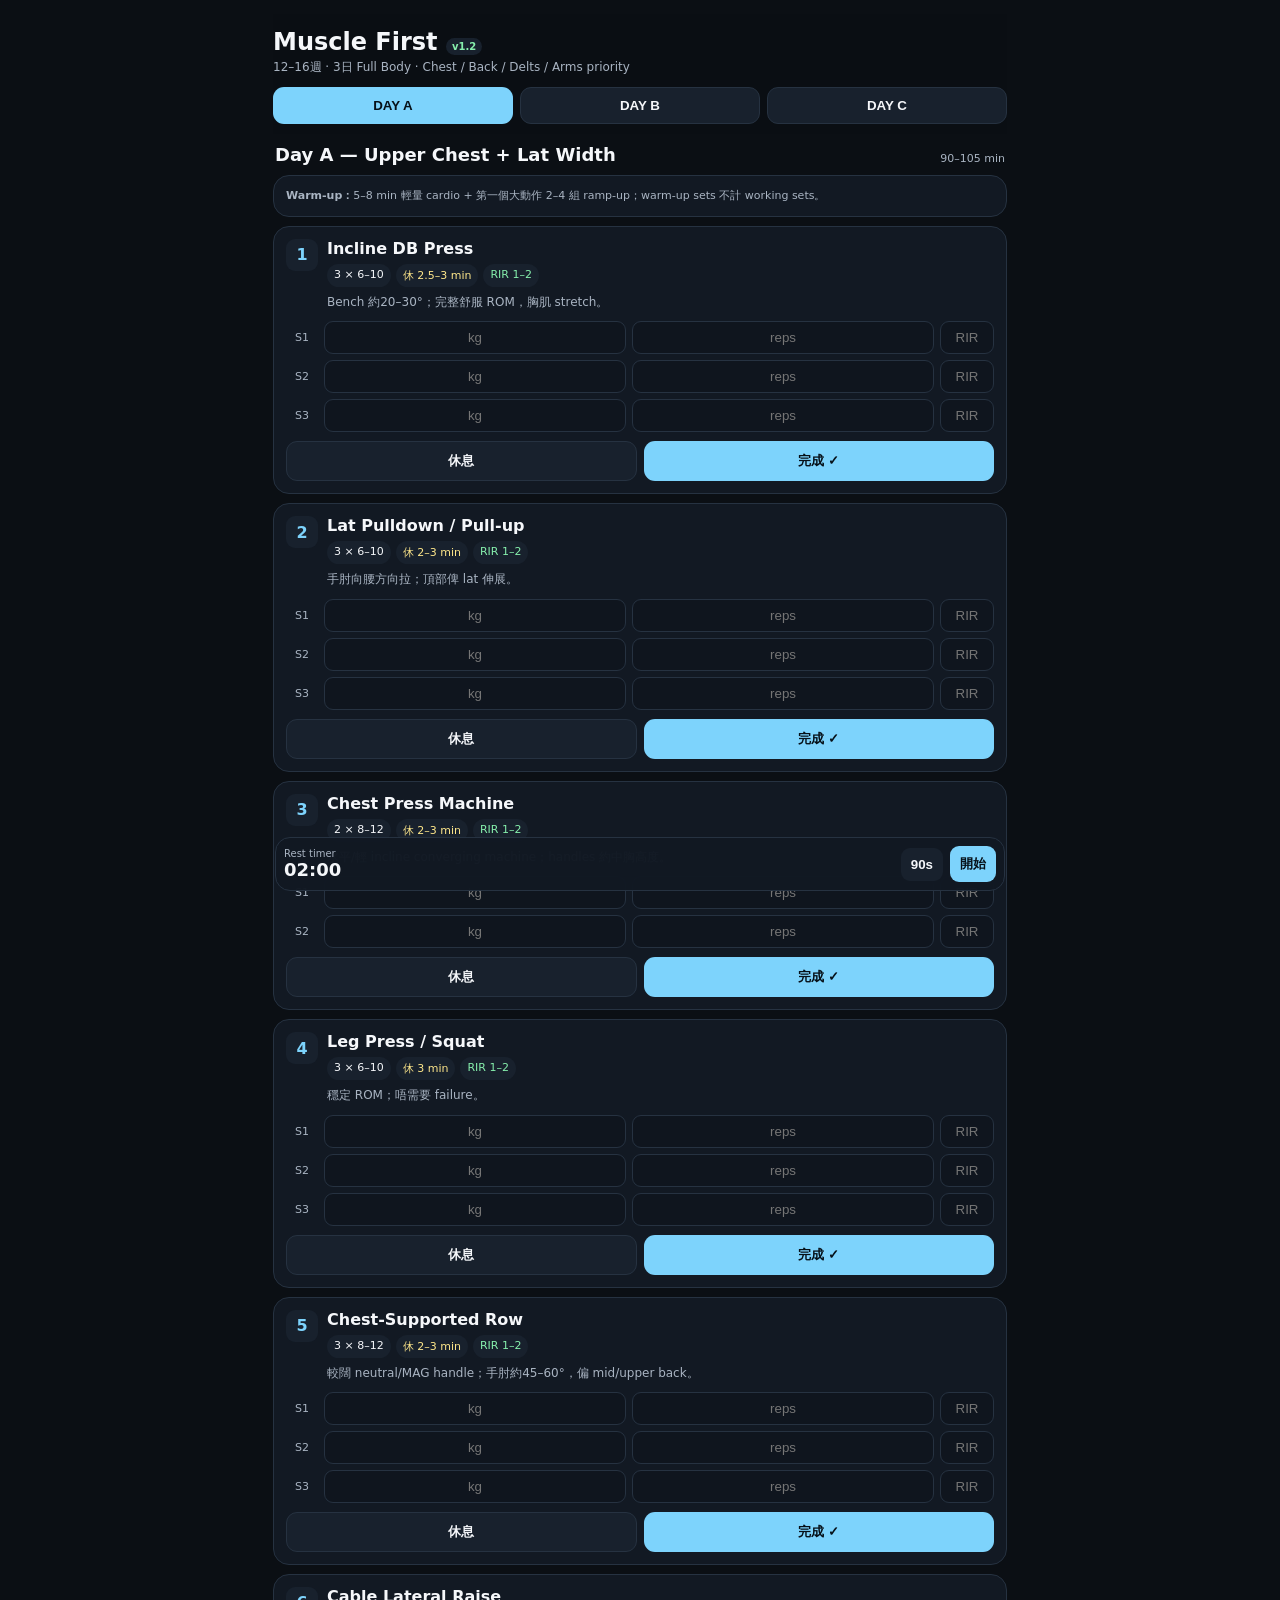
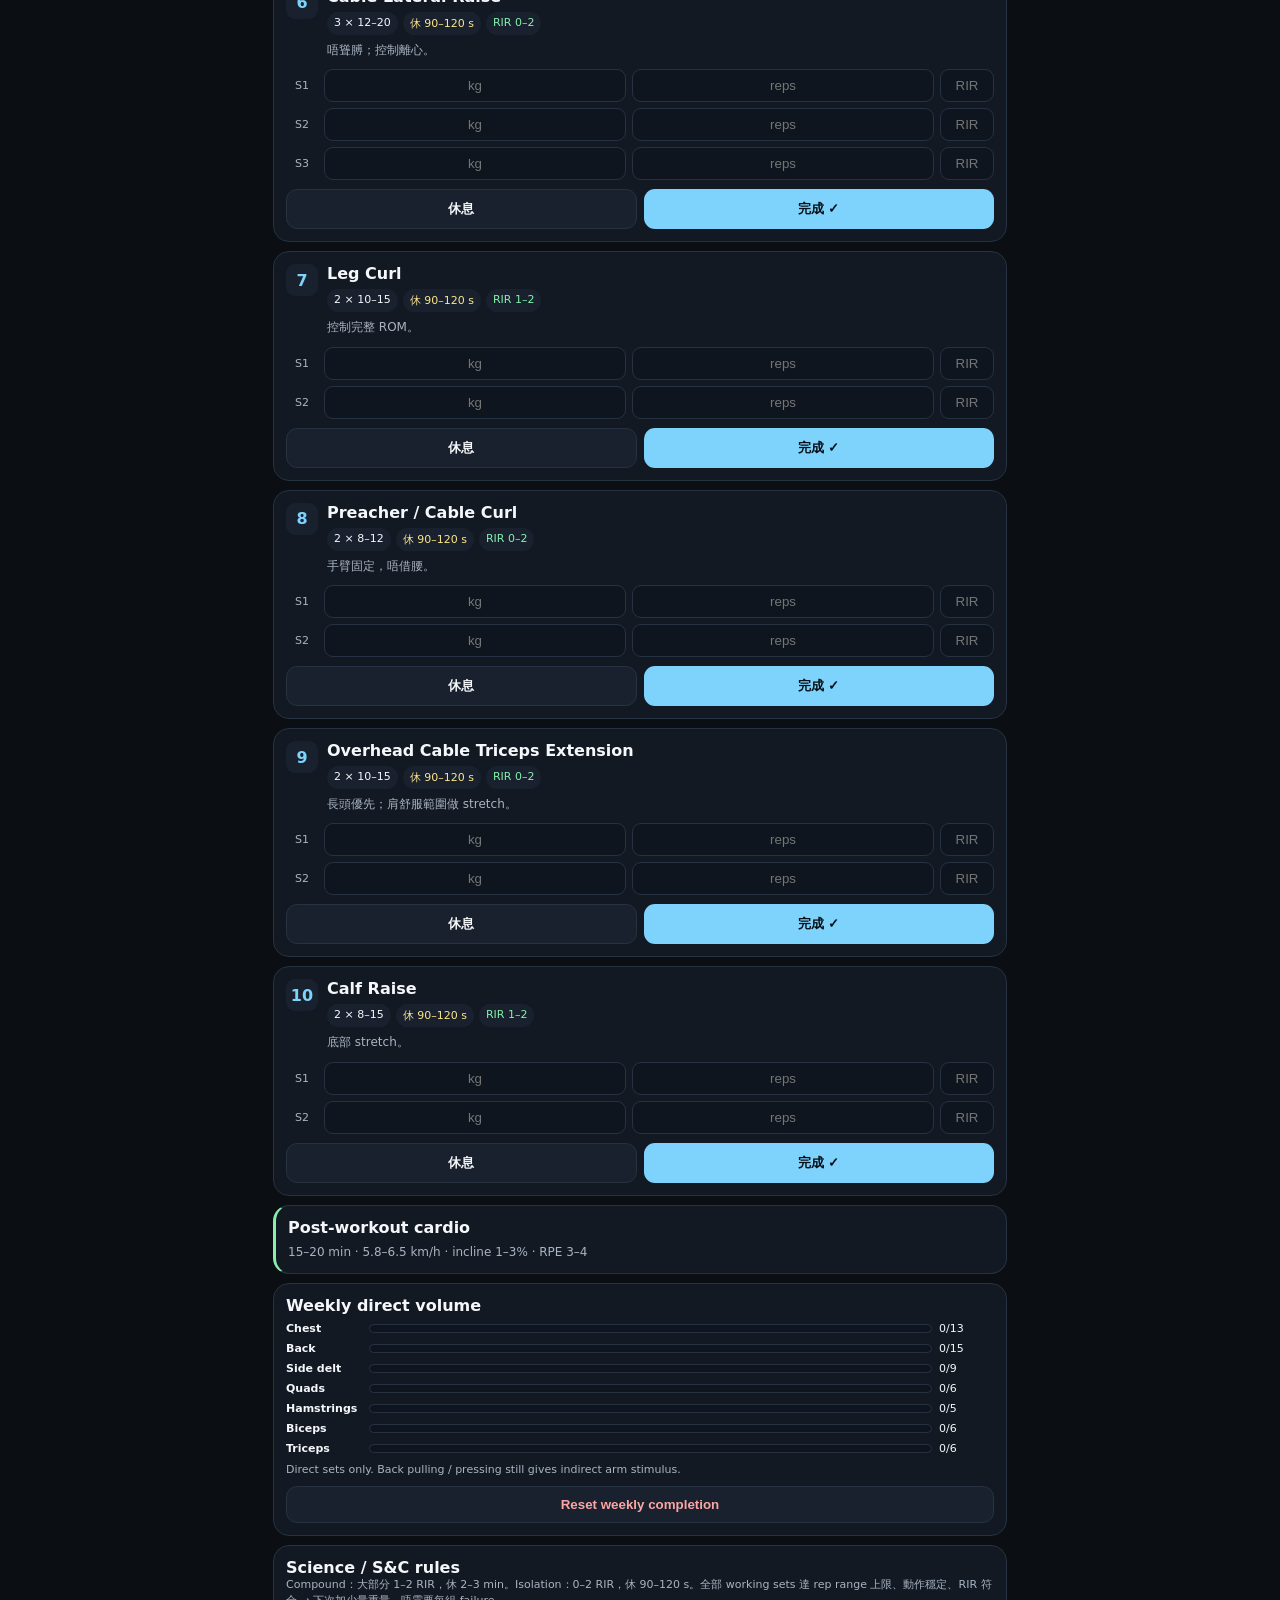
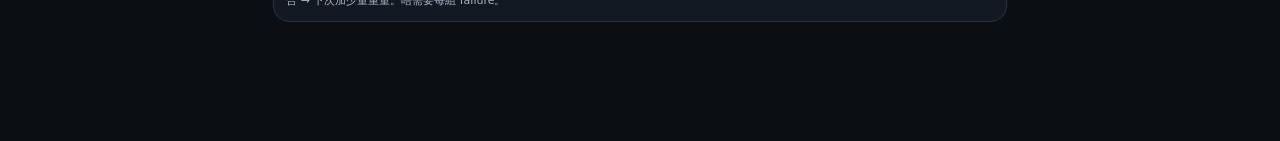
<file: app/src/main/assets/index.html>
<!doctype html><html lang="zh-HK"><head><meta charset="utf-8"><meta name="viewport" content="width=device-width,initial-scale=1,viewport-fit=cover,user-scalable=no"><title>Muscle First v1.2</title><style>
:root{--bg:#0b0f14;--p:#121923;--p2:#18212d;--l:#263241;--t:#f5f7fa;--m:#a9b4c2;--b:#7dd3fc;--g:#86efac;--y:#fde68a}*{box-sizing:border-box}body{margin:0;background:var(--bg);color:var(--t);font-family:system-ui,-apple-system,"Segoe UI","Noto Sans TC",sans-serif}.app{max-width:760px;margin:auto;padding:14px 13px 110px}.head{position:sticky;top:0;z-index:5;background:rgba(11,15,20,.97);padding:14px 0 10px}h1{font-size:24px;margin:0}.sub{color:var(--m);font-size:12px;margin-top:3px}.ver{font-size:10px;background:var(--p2);color:var(--g);padding:3px 6px;border-radius:99px}.tabs{display:grid;grid-template-columns:repeat(3,1fr);gap:7px;margin-top:11px}.tab,.btn{border:1px solid var(--l);background:var(--p2);color:var(--t);border-radius:11px;padding:10px;font-weight:800}.tab.on,.primary{background:var(--b)!important;color:#061018!important;border-color:transparent!important}.title{display:flex;justify-content:space-between;align-items:end;margin:10px 2px}.title h2{margin:0;font-size:18px}.tag{color:var(--m);font-size:11px}.card,.box{background:var(--p);border:1px solid var(--l);border-radius:16px;padding:12px;margin:9px 0}.row{display:flex;gap:9px}.num{width:32px;height:32px;display:grid;place-items:center;background:var(--p2);border-radius:9px;color:var(--b);font-weight:900;flex:0 0 32px}.name{font-weight:900}.pills{display:flex;flex-wrap:wrap;gap:5px;margin-top:6px}.pill{font-size:11px;background:var(--p2);padding:4px 7px;border-radius:99px}.rir{color:var(--g)}.rest{color:var(--y)}.cue{font-size:12px;color:var(--m);margin-top:7px;line-height:1.45}.setgrid{display:grid;gap:6px;margin-top:10px}.setrow{display:grid;grid-template-columns:32px 1fr 1fr 54px;gap:6px;align-items:center}.setn{font-size:11px;color:var(--m);text-align:center}.inp{width:100%;min-width:0;background:#0f151e;border:1px solid var(--l);color:var(--t);border-radius:9px;padding:8px 5px;text-align:center}.actions{display:flex;gap:7px;margin-top:9px}.actions .btn{flex:1}.finished{opacity:.55}.finished .primary{background:var(--g)!important}.vol{display:grid;grid-template-columns:76px 1fr 55px;gap:7px;align-items:center;margin:7px 0;font-size:11px}.bar{height:9px;background:#0f151e;border:1px solid var(--l);border-radius:99px;overflow:hidden}.fill{height:100%;background:var(--b)}.timer{position:fixed;bottom:9px;left:50%;transform:translateX(-50%);width:min(730px,calc(100% - 18px));display:grid;grid-template-columns:1fr auto auto;gap:7px;align-items:center;background:rgba(18,25,35,.98);border:1px solid var(--l);border-radius:15px;padding:8px;z-index:10}.timer small{display:block;color:var(--m);font-size:10px}.timer strong{font-size:18px}.timer button{border:0;border-radius:9px;padding:9px 10px;font-weight:900;background:var(--p2);color:var(--t)}.timer .go{background:var(--b);color:#061018}.cardio{border-left:3px solid var(--g)}.muted{font-size:11px;color:var(--m);line-height:1.45}.reset{width:100%;margin-top:8px;color:#fca5a5}
</style></head><body><div class="app"><div class="head"><h1>Muscle First <span class="ver">v1.2</span></h1><div class="sub">12–16週 · 3日 Full Body · Chest / Back / Delts / Arms priority</div><div class="tabs"><button class="tab" data-d="A">DAY A</button><button class="tab" data-d="B">DAY B</button><button class="tab" data-d="C">DAY C</button></div></div><div id="content"></div><div class="box"><b>Weekly direct volume</b><div id="vol"></div><div class="muted">Direct sets only. Back pulling / pressing still gives indirect arm stimulus.</div><button class="btn reset" onclick="resetWeek()">Reset weekly completion</button></div><div class="box"><b>Science / S&amp;C rules</b><div class="muted">Compound：大部分 1–2 RIR，休 2–3 min。Isolation：0–2 RIR，休 90–120 s。全部 working sets 達 rep range 上限、動作穩定、RIR 符合 → 下次加少量重量。唔需要每組 failure。</div></div></div><div class="timer"><div><small>Rest timer</small><strong id="clock">02:00</strong></div><button onclick="setTimer(90)">90s</button><button id="tbtn" class="go" onclick="toggleTimer()">開始</button></div><script>
const plans={A:{title:'Upper Chest + Lat Width',time:'90–105 min',cardio:'15–20 min · 5.8–6.5 km/h · incline 1–3% · RPE 3–4',x:[['Incline DB Press',3,'6–10','2.5–3 min','1–2','Bench 約20–30°；完整舒服 ROM，胸肌 stretch。',{Chest:3}],['Lat Pulldown / Pull-up',3,'6–10','2–3 min','1–2','手肘向腰方向拉；頂部俾 lat 伸展。',{Back:3}],['Chest Press Machine',2,'8–12','2–3 min','1–2','水平/輕 incline converging machine；handles 約中胸高度。',{Chest:2}],['Leg Press / Squat',3,'6–10','3 min','1–2','穩定 ROM；唔需要 failure。',{Quads:3}],['Chest-Supported Row',3,'8–12','2–3 min','1–2','較闊 neutral/MAG handle；手肘約45–60°，偏 mid/upper back。',{Back:3}],['Cable Lateral Raise',3,'12–20','90–120 s','0–2','唔聳膊；控制離心。',{SideDelt:3}],['Leg Curl',2,'10–15','90–120 s','1–2','控制完整 ROM。',{Hamstrings:2}],['Preacher / Cable Curl',2,'8–12','90–120 s','0–2','手臂固定，唔借腰。',{Biceps:2}],['Overhead Cable Triceps Extension',2,'10–15','90–120 s','0–2','長頭優先；肩舒服範圍做 stretch。',{Triceps:2}],['Calf Raise',2,'8–15','90–120 s','1–2','底部 stretch。',{Calves:2}]]},B:{title:'Chest + Complete Back + Shoulder',time:'90–105 min',cardio:'8–12 min · 5.5–6.2 km/h · incline 0–2% · RPE 2–3',x:[['Flat Machine / DB Chest Press',3,'6–10','2.5–3 min','1–2','Day B 用 flat/general press，避免再重複 incline。',{Chest:3}],['Seated Cable Row',2,'8–12','2–3 min','1–2','手肘稍向外，偏 mid/upper back。',{Back:2}],['Single-arm Cable Lat Pulldown',2,'8–12','2 min','1–2','手肘向髖骨方向。',{Back:2}],['Romanian Deadlift',3,'6–10','3 min','1–2','Hip hinge；hamstring stretch。',{Hamstrings:3}],['Shoulder Press',2,'6–10','2–3 min','1–2','穩定，不需額外堆 volume。',{FrontDelt:2}],['Cable Lateral Raise',3,'12–20','90–120 s','0–2','高質量 reps。',{SideDelt:3}],['Rear-Delt Fly',2,'12–20','90 s','0–2','控制離心。',{RearDelt:2}],['Bayesian / Incline Curl',2,'10–15','90–120 s','0–2','長肌位 curl；保持上臂穩定。',{Biceps:2}],['Triceps Pressdown',2,'8–15','90–120 s','0–2','完整伸直，唔擺身。',{Triceps:2}],['Abs',2,'8–15','60–90 s','1–2','Cable crunch / hanging knee raise。',{Abs:2}]]},C:{title:'Back Thickness + Upper Chest',time:'90–105 min',cardio:'10–15 min · 5.8–6.5 km/h · incline 1–3% · RPE 3–4',x:[['Incline Smith / Machine Press',3,'8–12','2–3 min','1–2','上胸優先；穩定 progression。',{Chest:3}],['Chest-Supported T-Bar / Machine Row',3,'8–12','2–3 min','1–2','主力背厚；唔借腰力。',{Back:3}],['Lat Pulldown / Pull-up',2,'8–12','2–3 min','1–2','可用另一 grip。',{Back:2}],['Bulgarian Split Squat',3,'8–12/leg','2–3 min','1–2','單腳 hypertrophy + athletic base。',{Quads:3}],['Pec Deck / Cable Fly',2,'10–15','90–120 s','0–2','控制 stretch。',{Chest:2}],['Cable Lateral Raise',3,'12–20','90–120 s','0–2','高質量 reps。',{SideDelt:3}],['Hammer / Cable Curl',2,'10–15','90–120 s','0–2','補 brachialis / biceps。',{Biceps:2}],['Overhead / Cable Triceps Extension',2,'10–15','90–120 s','0–2','控制 stretch。',{Triceps:2}],['Optional Abs / Calves',2,'8–15','60–120 s','1–2','如 session 太長或腿太攰可跳過。',{}]]}};
const targets={Chest:13,Back:15,SideDelt:9,Quads:6,Hamstrings:5,Biceps:6,Triceps:6},labels={Chest:'Chest',Back:'Back',SideDelt:'Side delt',Quads:'Quads',Hamstrings:'Hamstrings',Biceps:'Biceps',Triceps:'Triceps'};let day=localStorage.getItem('mf-day')||'A';const k=(d,i,s,f)=>`mf12-${d}-${i}-${s}-${f}`;function card(ex,i){let [n,sets,reps,rest,rir,cue]=ex,rows='';for(let s=1;s<=sets;s++)rows+=`<div class="setrow"><div class="setn">S${s}</div><input class="inp save" data-k="${k(day,i,s,'w')}" inputmode="decimal" placeholder="kg"><input class="inp save" data-k="${k(day,i,s,'r')}" inputmode="numeric" placeholder="reps"><input class="inp save" data-k="${k(day,i,s,'e')}" inputmode="decimal" placeholder="RIR"></div>`;return `<div class="card" data-card="${day}-${i}"><div class="row"><div class="num">${i+1}</div><div><div class="name">${n}</div><div class="pills"><span class="pill">${sets} × ${reps}</span><span class="pill rest">休 ${rest}</span><span class="pill rir">RIR ${rir}</span></div><div class="cue">${cue}</div></div></div><div class="setgrid">${rows}</div><div class="actions"><button class="btn" onclick="restFrom('${rest}')">休息</button><button class="btn primary" onclick="finish(this,'${day}-${i}')">完成 ✓</button></div></div>`}function render(){let p=plans[day];document.querySelectorAll('.tab').forEach(b=>b.classList.toggle('on',b.dataset.d===day));document.getElementById('content').innerHTML=`<div class="title"><h2>Day ${day} — ${p.title}</h2><span class="tag">${p.time}</span></div><div class="box muted"><b>Warm-up：</b>5–8 min 輕量 cardio + 第一個大動作 2–4 組 ramp-up；warm-up sets 不計 working sets。</div>`+p.x.map(card).join('')+`<div class="card cardio"><b>Post-workout cardio</b><div class="cue">${p.cardio}</div></div>`;document.querySelectorAll('.save').forEach(e=>{e.value=localStorage.getItem(e.dataset.k)||'';e.oninput=()=>localStorage.setItem(e.dataset.k,e.value)});document.querySelectorAll('.card[data-card]').forEach(c=>c.classList.toggle('finished',localStorage.getItem('done12-'+c.dataset.card)==='1'));renderVol()}document.querySelectorAll('.tab').forEach(b=>b.onclick=()=>{day=b.dataset.d;localStorage.setItem('mf-day',day);render();scrollTo(0,0)});function finish(btn,id){let c=btn.closest('.card'),on=!c.classList.contains('finished');c.classList.toggle('finished',on);localStorage.setItem('done12-'+id,on?'1':'0');renderVol()}function renderVol(){let v={};Object.keys(targets).forEach(x=>v[x]=0);Object.entries(plans).forEach(([d,p])=>p.x.forEach((ex,i)=>{if(localStorage.getItem('done12-'+d+'-'+i)==='1')Object.entries(ex[6]||{}).forEach(([m,s])=>{if(v[m]!=null)v[m]+=s})}));document.getElementById('vol').innerHTML=Object.keys(targets).map(m=>`<div class="vol"><b>${labels[m]}</b><div class="bar"><div class="fill" style="width:${Math.min(100,v[m]/targets[m]*100)}%"></div></div><span>${v[m]}/${targets[m]}</span></div>`).join('')}function resetWeek(){if(confirm('Reset 本週完成狀態？重量/reps 記錄會保留。')){Object.keys(localStorage).filter(x=>x.startsWith('done12-')).forEach(x=>localStorage.removeItem(x));render()}}let base=120,left=120,tick=null;const fmt=s=>String(Math.floor(s/60)).padStart(2,'0')+':'+String(s%60).padStart(2,'0');function draw(){clock.textContent=fmt(left)}function setTimer(s){clearInterval(tick);tick=null;base=left=s;draw();tbtn.textContent='開始'}function restFrom(t){setTimer(t.includes('3 min')?180:t.includes('2.5')?150:t.includes('2–3')?150:t.includes('2 min')?120:t.includes('90')?90:60)}function toggleTimer(){if(tick){clearInterval(tick);tick=null;tbtn.textContent='繼續';return}if(left<=0)left=base;tbtn.textContent='暫停';tick=setInterval(()=>{left--;draw();if(left<=0){clearInterval(tick);tick=null;tbtn.textContent='再開始';navigator.vibrate?.([200,100,200])}},1000)}render();draw();
</script></body></html>
</file>
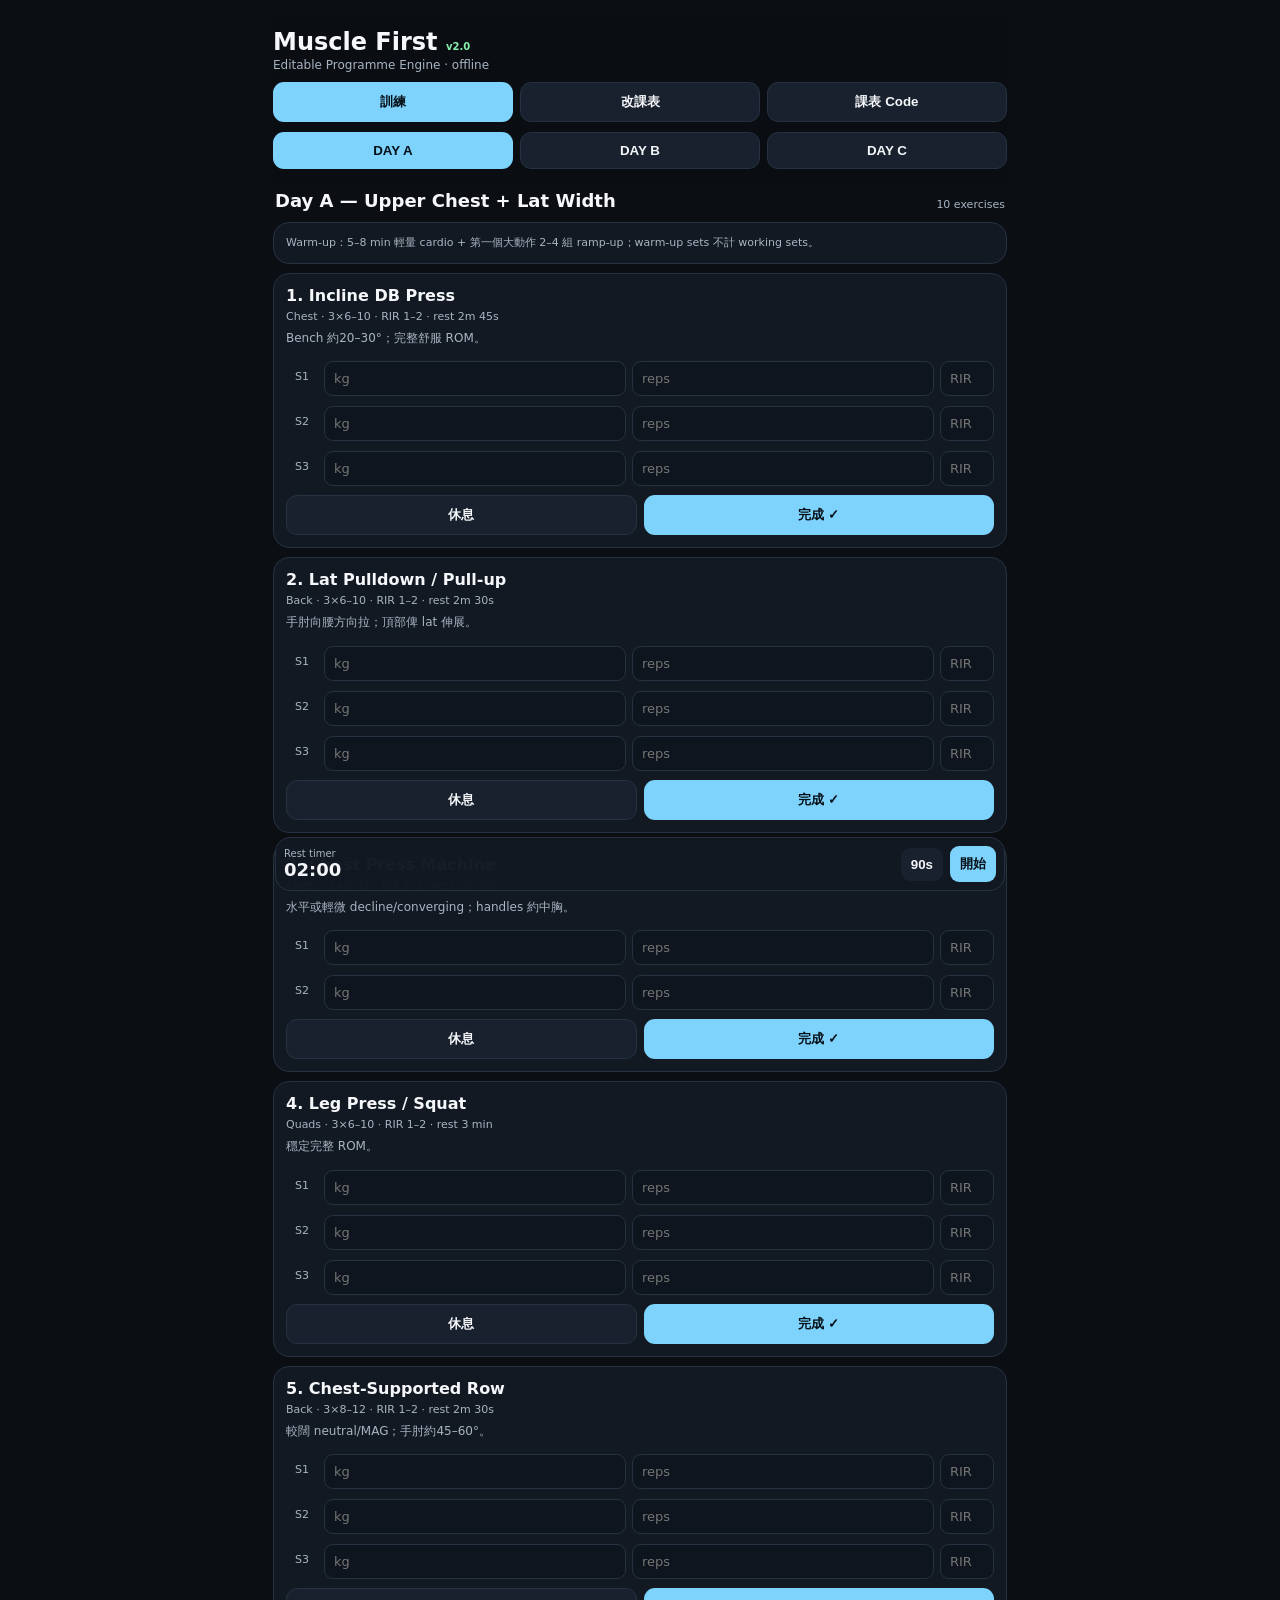
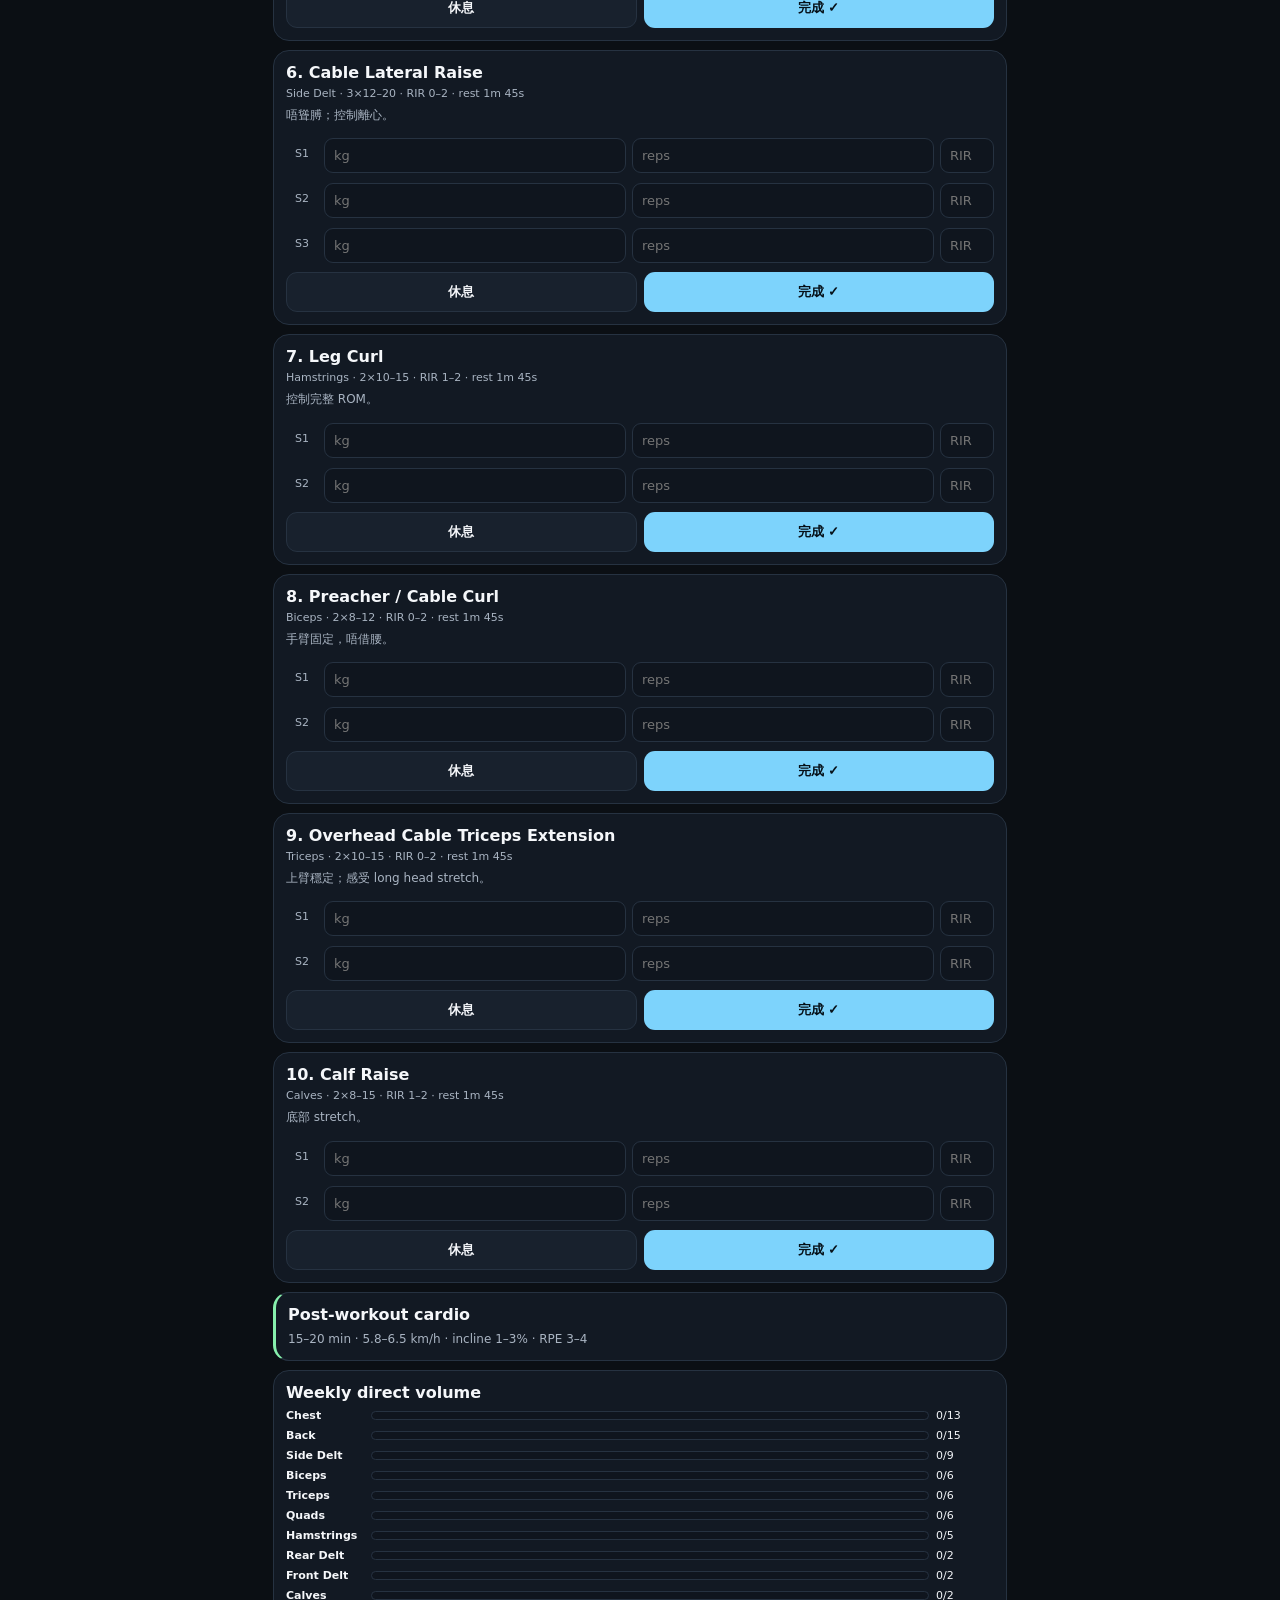
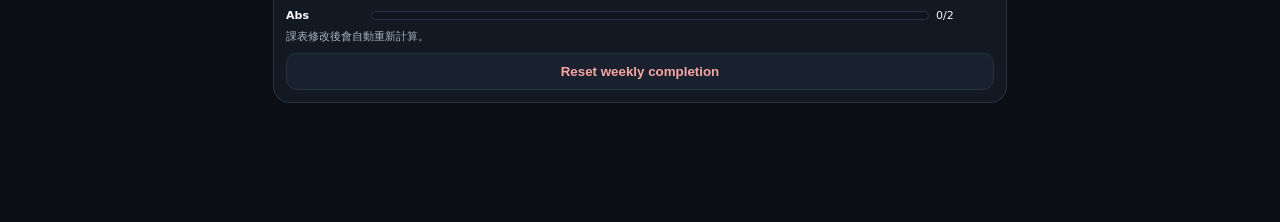
<file: app/src/main/assets/v2.html>
<!doctype html>
<html lang="zh-HK"><head><meta charset="utf-8"><meta name="viewport" content="width=device-width,initial-scale=1,viewport-fit=cover,user-scalable=no"><title>Muscle First v2</title><style>
:root{--bg:#0b0f14;--p:#121923;--p2:#18212d;--l:#263241;--t:#f5f7fa;--m:#a9b4c2;--b:#7dd3fc;--g:#86efac;--y:#fde68a;--r:#fca5a5}*{box-sizing:border-box}body{margin:0;background:var(--bg);color:var(--t);font-family:system-ui,-apple-system,"Segoe UI","Noto Sans TC",sans-serif}.app{max-width:760px;margin:auto;padding:14px 13px 110px}.head{position:sticky;top:0;z-index:10;background:rgba(11,15,20,.97);padding:14px 0 10px}h1{font-size:24px;margin:0}.sub{color:var(--m);font-size:12px;margin-top:2px}.tabs,.views{display:grid;grid-template-columns:repeat(3,1fr);gap:7px;margin-top:10px}.tab,.view,.btn{border:1px solid var(--l);background:var(--p2);color:var(--t);border-radius:11px;padding:10px;font-weight:800}.tab.on,.view.on,.primary{background:var(--b)!important;color:#061018!important;border-color:transparent!important}.title{display:flex;justify-content:space-between;align-items:end;margin:11px 2px}.title h2{margin:0;font-size:18px}.tag{font-size:11px;color:var(--m)}.card,.box{background:var(--p);border:1px solid var(--l);border-radius:16px;padding:12px;margin:9px 0}.name{font-weight:900}.meta{font-size:11px;color:var(--m);margin-top:5px}.cue{font-size:12px;color:var(--m);margin-top:7px;line-height:1.45}.grid{display:grid;grid-template-columns:repeat(2,1fr);gap:7px;margin-top:9px}.field{display:block;font-size:11px;color:var(--m)}input,textarea,select{width:100%;margin-top:4px;background:#0f151e;border:1px solid var(--l);color:var(--t);border-radius:9px;padding:9px;font:inherit;font-size:13px}textarea{min-height:90px;resize:vertical}.setgrid{display:grid;gap:6px;margin-top:10px}.setrow{display:grid;grid-template-columns:32px 1fr 1fr 54px;gap:6px;align-items:center}.setn{font-size:11px;color:var(--m);text-align:center}.actions{display:flex;gap:7px;margin-top:9px}.actions .btn{flex:1}.done{opacity:.55}.done .primary{background:var(--g)!important}.vol{display:grid;grid-template-columns:78px 1fr 58px;gap:7px;align-items:center;margin:7px 0;font-size:11px}.bar{height:9px;background:#0f151e;border:1px solid var(--l);border-radius:99px;overflow:hidden}.fill{height:100%;background:var(--b)}.danger{color:var(--r)}.green{color:var(--g)}.muted{font-size:11px;color:var(--m);line-height:1.45}.hide{display:none}.timer{position:fixed;bottom:9px;left:50%;transform:translateX(-50%);width:min(730px,calc(100% - 18px));display:grid;grid-template-columns:1fr auto auto;gap:7px;align-items:center;background:rgba(18,25,35,.98);border:1px solid var(--l);border-radius:15px;padding:8px;z-index:20}.timer small{display:block;color:var(--m);font-size:10px}.timer strong{font-size:18px}.timer button{border:0;border-radius:9px;padding:9px 10px;font-weight:900;background:var(--p2);color:var(--t)}.timer .go{background:var(--b);color:#061018}.full{width:100%}.code{min-height:180px;font-family:monospace;font-size:11px}.notice{border-left:3px solid var(--g)}@media(max-width:430px){.grid{grid-template-columns:1fr 1fr}.actions{flex-wrap:wrap}}
</style></head><body><div class="app"><div class="head"><h1>Muscle First <span style="font-size:10px;color:var(--g)">v2.0</span></h1><div class="sub">Editable Programme Engine · offline</div><div class="views"><button class="view on" data-v="train">訓練</button><button class="view" data-v="edit">改課表</button><button class="view" data-v="code">課表 Code</button></div><div class="tabs"><button class="tab on" data-d="A">DAY A</button><button class="tab" data-d="B">DAY B</button><button class="tab" data-d="C">DAY C</button></div></div><div id="train"></div><div id="edit" class="hide"></div><div id="code" class="hide"></div></div><div class="timer"><div><small>Rest timer</small><strong id="clock">02:00</strong></div><button id="q90">90s</button><button id="tbtn" class="go">開始</button></div><script>
const MUS=['Chest','Back','Side Delt','Front Delt','Rear Delt','Biceps','Triceps','Quads','Hamstrings','Calves','Abs','Other'];
const DEF={format:'muscle-first-plan',version:2,name:'Science/S&C baseline',days:{A:{title:'Upper Chest + Lat Width',cardio:'15–20 min · 5.8–6.5 km/h · incline 1–3% · RPE 3–4',x:[['a1','Incline DB Press','Chest',3,'6–10','1–2',165,'Bench 約20–30°；完整舒服 ROM。'],['a2','Lat Pulldown / Pull-up','Back',3,'6–10','1–2',150,'手肘向腰方向拉；頂部俾 lat 伸展。'],['a3','Chest Press Machine','Chest',2,'8–12','1–2',150,'水平或輕微 decline/converging；handles 約中胸。'],['a4','Leg Press / Squat','Quads',3,'6–10','1–2',180,'穩定完整 ROM。'],['a5','Chest-Supported Row','Back',3,'8–12','1–2',150,'較闊 neutral/MAG；手肘約45–60°。'],['a6','Cable Lateral Raise','Side Delt',3,'12–20','0–2',105,'唔聳膊；控制離心。'],['a7','Leg Curl','Hamstrings',2,'10–15','1–2',105,'控制完整 ROM。'],['a8','Preacher / Cable Curl','Biceps',2,'8–12','0–2',105,'手臂固定，唔借腰。'],['a9','Overhead Cable Triceps Extension','Triceps',2,'10–15','0–2',105,'上臂穩定；感受 long head stretch。'],['a10','Calf Raise','Calves',2,'8–15','1–2',105,'底部 stretch。']]},B:{title:'Chest + Complete Back + Shoulder',cardio:'8–12 min · 5.5–6.2 km/h · incline 0–2% · RPE 2–3',x:[['b1','Flat Machine / DB Chest Press','Chest',3,'6–10','1–2',165,'Day B 用 flat/general press。'],['b2','Seated Cable Row','Back',2,'8–12','1–2',150,'手肘稍向外，偏 mid/upper back。'],['b3','Single-arm Cable Lat Pulldown','Back',2,'8–12','1–2',120,'手肘向髖骨方向。'],['b4','Romanian Deadlift','Hamstrings',3,'6–10','1–2',180,'Hip hinge；hamstring stretch。'],['b5','Shoulder Press','Front Delt',2,'6–10','1–2',150,'穩定 ROM。'],['b6','Cable Lateral Raise','Side Delt',3,'12–20','0–2',105,'高質量 reps。'],['b7','Rear-Delt Fly','Rear Delt',2,'12–20','0–2',90,'控制離心。'],['b8','Bayesian / Incline Curl','Biceps',2,'10–15','0–2',105,'長肌位 curl。'],['b9','Triceps Pressdown','Triceps',2,'8–15','0–2',105,'手肘穩定。'],['b10','Abs','Abs',2,'8–15','1–2',75,'Cable crunch / hanging knee raise。']]},C:{title:'Back Thickness + Upper Chest',cardio:'10–15 min · 5.8–6.5 km/h · incline 1–3% · RPE 3–4',x:[['c1','Incline Smith / Machine Press','Chest',3,'8–12','1–2',150,'上胸優先。'],['c2','Chest-Supported T-Bar / Machine Row','Back',3,'8–12','1–2',150,'主力背厚；唔借腰。'],['c3','Lat Pulldown / Pull-up','Back',2,'8–12','1–2',150,'可與 Day A 用不同 grip。'],['c4','Bulgarian Split Squat','Quads',3,'8–12/leg','1–2',150,'單腳 hypertrophy + athletic base。'],['c5','Pec Deck / Cable Fly','Chest',2,'10–15','0–2',105,'控制 stretch。'],['c6','Cable Lateral Raise','Side Delt',3,'12–20','0–2',105,'高質量 reps。'],['c7','Hammer / Cable Curl','Biceps',2,'10–15','0–2',105,'補 brachialis / biceps。'],['c8','Overhead / Cable Triceps Extension','Triceps',2,'10–15','0–2',105,'控制 stretch。'],['c9','Optional Abs / Calves','Other',2,'8–15','1–2',90,'如 session 太長可跳過。']]}}};
let p=load(),day=localStorage.getItem('mf2-day')||'A',view='train';function cp(x){return JSON.parse(JSON.stringify(x))}function valid(o){return o&&o.days&&['A','B','C'].every(d=>o.days[d]&&Array.isArray(o.days[d].x))}function load(){try{let o=JSON.parse(localStorage.getItem('mf2-plan'));if(valid(o))return o}catch(e){}return cp(DEF)}function save(){localStorage.setItem('mf2-plan',JSON.stringify(p))}function e(s){return String(s??'').replace(/[&<>"']/g,c=>({'&':'&amp;','<':'&lt;','>':'&gt;','"':'&quot;',"'":'&#39;'}[c]))}function lk(id,s,f){return`mf2-${id}-${s}-${f}`}function dk(id){return`mf2done-${id}`}function rest(s){return s%60?`${Math.floor(s/60)}m ${s%60}s`:`${s/60} min`}
function setView(v){view=v;document.querySelectorAll('.view').forEach(b=>b.classList.toggle('on',b.dataset.v===v));['train','edit','code'].forEach(x=>document.getElementById(x).classList.toggle('hide',x!==v));render()}function setDay(d){day=d;localStorage.setItem('mf2-day',d);render();scrollTo(0,0)}
function card(x,i){let[id,n,m,sets,reps,rir,rs,cue]=x,rows='';for(let s=1;s<=sets;s++)rows+=`<div class="setrow"><span class="setn">S${s}</span><input data-k="${lk(id,s,'w')}" class="log" inputmode="decimal" placeholder="kg"><input data-k="${lk(id,s,'r')}" class="log" inputmode="numeric" placeholder="reps"><input data-k="${lk(id,s,'i')}" class="log" inputmode="decimal" placeholder="RIR"></div>`;return`<div class="card ${localStorage.getItem(dk(id))==='1'?'done':''}"><div class="name">${i+1}. ${e(n)}</div><div class="meta">${e(m)} · ${sets}×${e(reps)} · RIR ${e(rir)} · rest ${rest(rs)}</div><div class="cue">${e(cue)}</div><div class="setgrid">${rows}</div><div class="actions"><button class="btn restb" data-r="${rs}">休息</button><button class="btn primary doneb" data-id="${id}">${localStorage.getItem(dk(id))==='1'?'已完成 ✓':'完成 ✓'}</button></div></div>`}
function vols(){let all={},done={};Object.values(p.days).forEach(d=>d.x.forEach(x=>{let[id,,m,s]=x;if(m==='Other')return;all[m]=(all[m]||0)+Number(s);if(localStorage.getItem(dk(id))==='1')done[m]=(done[m]||0)+Number(s)}));let order=['Chest','Back','Side Delt','Biceps','Triceps','Quads','Hamstrings','Rear Delt','Front Delt','Calves','Abs'];return order.filter(m=>all[m]).map(m=>`<div class="vol"><b>${m}</b><div class="bar"><div class="fill" style="width:${Math.min(100,100*(done[m]||0)/all[m])}%"></div></div><span>${done[m]||0}/${all[m]}</span></div>`).join('')}
function train(){let d=p.days[day];trainEl.innerHTML=`<div class="title"><h2>Day ${day} — ${e(d.title)}</h2><span class="tag">${d.x.length} exercises</span></div><div class="box muted">Warm-up：5–8 min 輕量 cardio + 第一個大動作 2–4 組 ramp-up；warm-up sets 不計 working sets。</div>${d.x.map(card).join('')}<div class="card notice"><div class="name">Post-workout cardio</div><div class="cue">${e(d.cardio)}</div></div><div class="box"><b>Weekly direct volume</b>${vols()}<div class="muted">課表修改後會自動重新計算。</div><button id="resetDone" class="btn danger full" style="margin-top:8px">Reset weekly completion</button></div>`;document.querySelectorAll('.log').forEach(a=>{a.value=localStorage.getItem(a.dataset.k)||'';a.oninput=()=>localStorage.setItem(a.dataset.k,a.value)});document.querySelectorAll('.restb').forEach(b=>b.onclick=()=>setTimer(+b.dataset.r));document.querySelectorAll('.doneb').forEach(b=>b.onclick=()=>{let k=dk(b.dataset.id);localStorage.setItem(k,localStorage.getItem(k)==='1'?'0':'1');render()});resetDone.onclick=()=>{if(confirm('Reset completion? Weight/reps logs will stay.')){Object.keys(localStorage).filter(k=>k.startsWith('mf2done-')).forEach(k=>localStorage.removeItem(k));render()}}}
function editCard(x,i){let[id,n,m,sets,reps,rir,rs,cue]=x;return`<div class="card"><div class="name">${i+1}. ${e(n)}</div><div class="grid"><label class="field">Name<input data-f="1" data-i="${i}" value="${e(n)}"></label><label class="field">Muscle<select data-f="2" data-i="${i}">${MUS.map(z=>`<option ${z===m?'selected':''}>${z}</option>`).join('')}</select></label><label class="field">Sets<input data-f="3" data-i="${i}" type="number" min="1" max="20" value="${sets}"></label><label class="field">Reps<input data-f="4" data-i="${i}" value="${e(reps)}"></label><label class="field">RIR<input data-f="5" data-i="${i}" value="${e(rir)}"></label><label class="field">Rest sec<input data-f="6" data-i="${i}" type="number" min="30" max="600" value="${rs}"></label></div><label class="field" style="margin-top:7px">Cue<textarea data-f="7" data-i="${i}">${e(cue)}</textarea></label><div class="actions"><button class="btn up" data-i="${i}">↑</button><button class="btn down" data-i="${i}">↓</button><button class="btn danger del" data-i="${i}">刪除</button></div></div>`}
function edit(){let d=p.days[day];editEl.innerHTML=`<div class="title"><h2>編輯 Day ${day}</h2><span class="tag">Auto save</span></div><div class="box"><label class="field">Day title<input id="dayTitle" value="${e(d.title)}"></label><label class="field" style="margin-top:7px">Cardio<input id="cardio" value="${e(d.cardio)}"></label></div>${d.x.map(editCard).join('')}<button id="add" class="btn full green">＋ Add Exercise</button>`;document.querySelectorAll('[data-f]').forEach(a=>a.onchange=()=>{let i=+a.dataset.i,f=+a.dataset.f,v=a.value;if(f===3||f===6)v=Math.max(1,+v||1);p.days[day].x[i][f]=v;save();render()});document.querySelectorAll('.up').forEach(b=>b.onclick=()=>move(+b.dataset.i,-1));document.querySelectorAll('.down').forEach(b=>b.onclick=()=>move(+b.dataset.i,1));document.querySelectorAll('.del').forEach(b=>b.onclick=()=>{let i=+b.dataset.i;if(confirm('Delete '+p.days[day].x[i][1]+'?')){p.days[day].x.splice(i,1);save();render()}});dayTitle.onchange=()=>{d.title=dayTitle.value;save();render()};cardio.onchange=()=>{d.cardio=cardio.value;save();render()};add.onclick=()=>{p.days[day].x.push(['x'+Date.now().toString(36),'New Exercise','Other',2,'8–12','1–2',120,'']);save();render()}}
function move(i,n){let a=p.days[day].x,j=i+n;if(j<0||j>=a.length)return;[a[i],a[j]]=[a[j],a[i]];save();render()}
function code(){codeEl.innerHTML=`<div class="title"><h2>課表 Code</h2><span class="tag">JSON</span></div><div class="box"><b>Export</b><div class="muted">Copy 呢段貼俾 ChatGPT，我可以直接按你目前課表改。</div><textarea id="out" class="code" readonly>${e(JSON.stringify(p,null,2))}</textarea><button id="copy" class="btn primary full">Copy Code</button></div><div class="box"><b>Import / Paste Code</b><div class="muted">可以貼完整 plan，亦可以貼 patch code。</div><textarea id="inc" class="code" placeholder='{"type":"patch","ops":[...]}'></textarea><button id="apply" class="btn primary full">Check & Apply</button><div id="msg" class="muted" style="margin-top:8px"></div></div><div class="box"><button id="resetPlan" class="btn danger full">Reset Science Baseline</button></div>`;copy.onclick=()=>{out.focus();out.select();document.execCommand('copy');copy.textContent='Copied ✓'};apply.onclick=importCode;resetPlan.onclick=()=>{if(confirm('Reset to default plan?')){p=cp(DEF);save();render()}}}
function importCode(){let o;try{o=JSON.parse(inc.value)}catch(err){msg.textContent='JSON error: '+err.message;return}if(valid(o)){p=o;save();msg.textContent='Full plan imported ✓';render();return}if(o.type==='patch'&&Array.isArray(o.ops)){let q=cp(p);for(let z of o.ops){if(!['A','B','C'].includes(z.day)){msg.textContent='Invalid day';return}let a=q.days[z.day].x,i=-1;if(z.id)i=a.findIndex(x=>x[0]===z.id);if(i<0&&z.name)i=a.findIndex(x=>x[1].toLowerCase()===String(z.name).toLowerCase());if(z.action==='update'){if(i<0){msg.textContent='Exercise not found';return}let map={name:1,muscle:2,sets:3,reps:4,rir:5,rest:6,cue:7};Object.entries(z.changes||{}).forEach(([k,v])=>{if(map[k])a[i][map[k]]=v})}else if(z.action==='delete'){if(i<0){msg.textContent='Exercise not found';return}a.splice(i,1)}else if(z.action==='add'){let x=z.exercise||{};a.splice(Number.isInteger(z.index)?z.index:a.length,0,[x.id||('x'+Date.now().toString(36)),x.name||'New Exercise',x.muscle||'Other',x.sets||2,x.reps||'8–12',x.rir||'1–2',x.rest||120,x.cue||''])}else if(z.action==='cardio'){q.days[z.day].cardio=z.value||q.days[z.day].cardio}else{msg.textContent='Unsupported patch action';return}}p=q;save();msg.textContent='Patch applied ✓';render();return}msg.textContent='Not a valid Muscle First plan/patch'}
const trainEl=document.getElementById('train'),editEl=document.getElementById('edit'),codeEl=document.getElementById('code');function render(){document.querySelectorAll('.tab').forEach(b=>b.classList.toggle('on',b.dataset.d===day));train();edit();code();['train','edit','code'].forEach(x=>document.getElementById(x).classList.toggle('hide',x!==view))}document.querySelectorAll('.tab').forEach(b=>b.onclick=()=>setDay(b.dataset.d));document.querySelectorAll('.view').forEach(b=>b.onclick=()=>setView(b.dataset.v));
let base=120,left=120,tick=null;function fmt(s){return String(Math.floor(s/60)).padStart(2,'0')+':'+String(s%60).padStart(2,'0')}function draw(){clock.textContent=fmt(left)}function setTimer(s){clearInterval(tick);tick=null;base=left=s;draw();tbtn.textContent='開始'}function toggle(){if(tick){clearInterval(tick);tick=null;tbtn.textContent='繼續';return}if(left<=0)left=base;tbtn.textContent='暫停';tick=setInterval(()=>{left--;draw();if(left<=0){clearInterval(tick);tick=null;tbtn.textContent='再開始';navigator.vibrate?.([200,100,200])}},1000)}q90.onclick=()=>setTimer(90);tbtn.onclick=toggle;render();draw();
</script></body></html>
</file>
